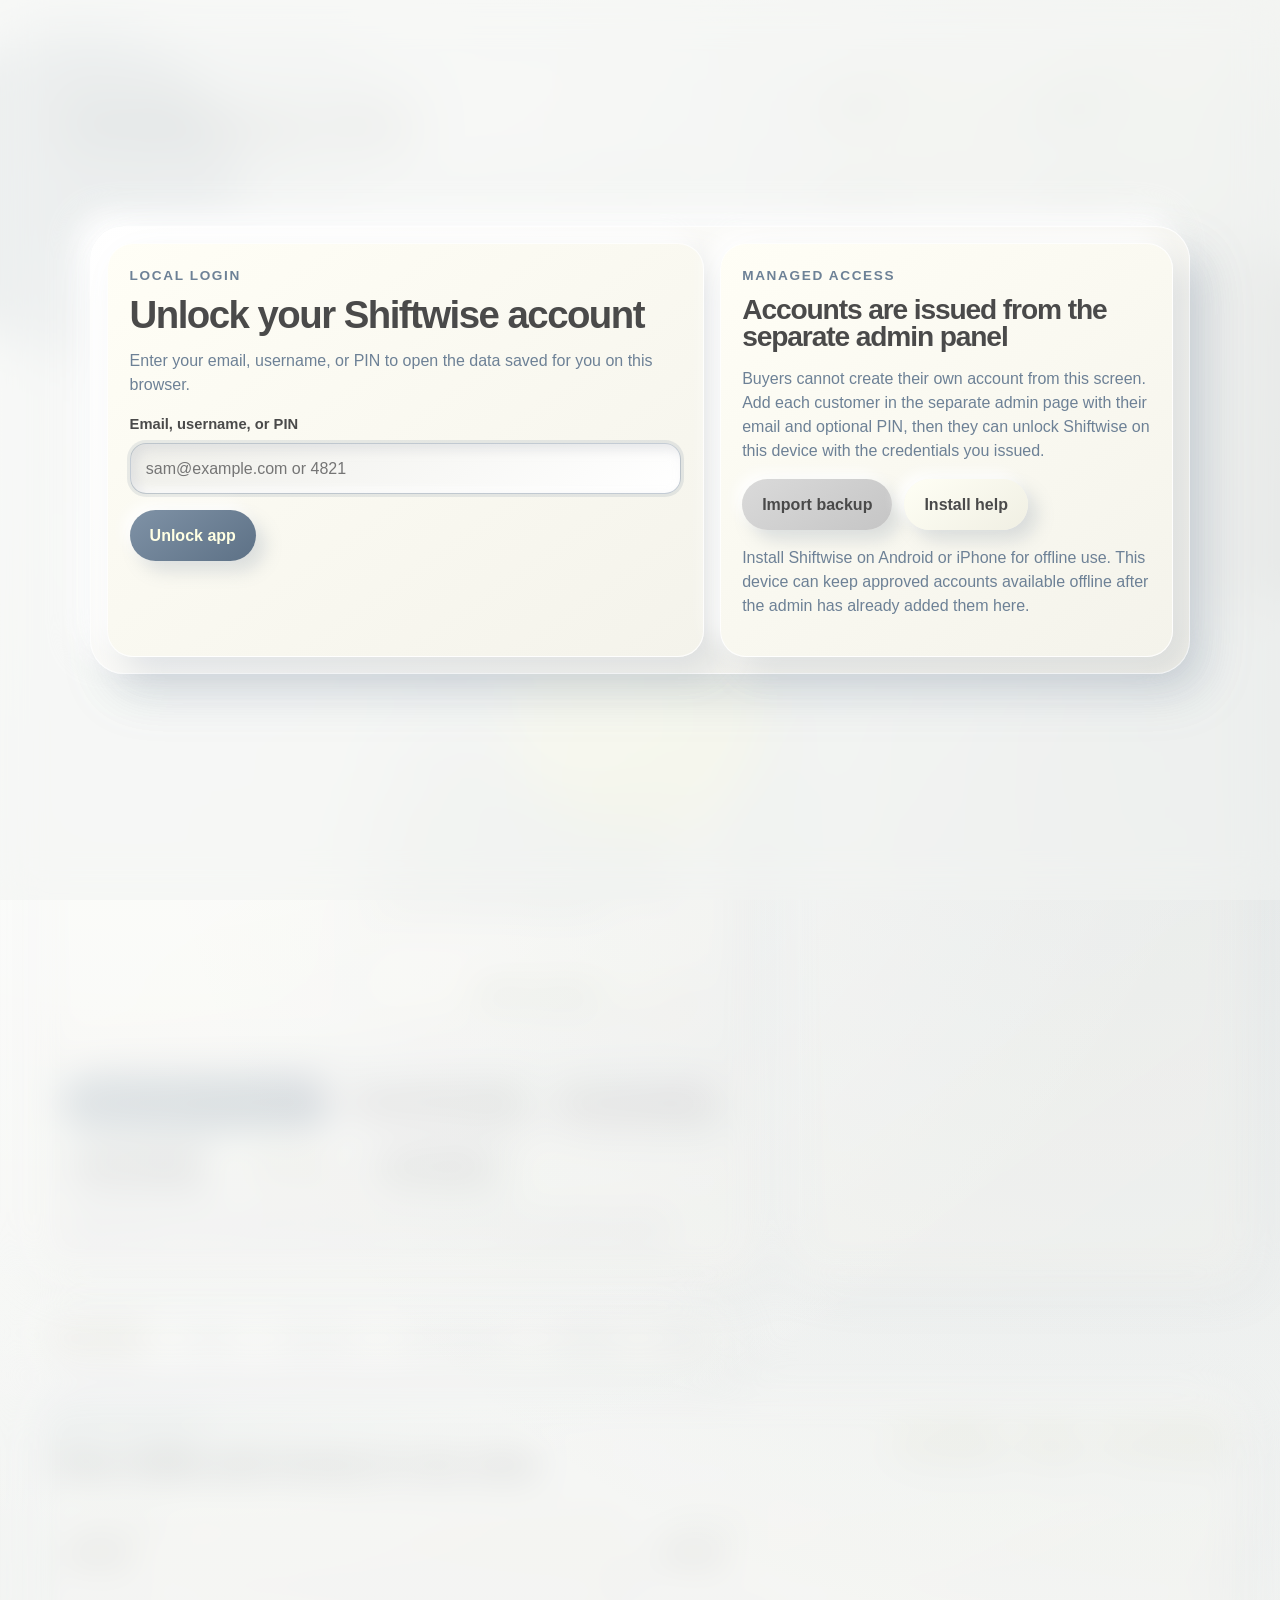
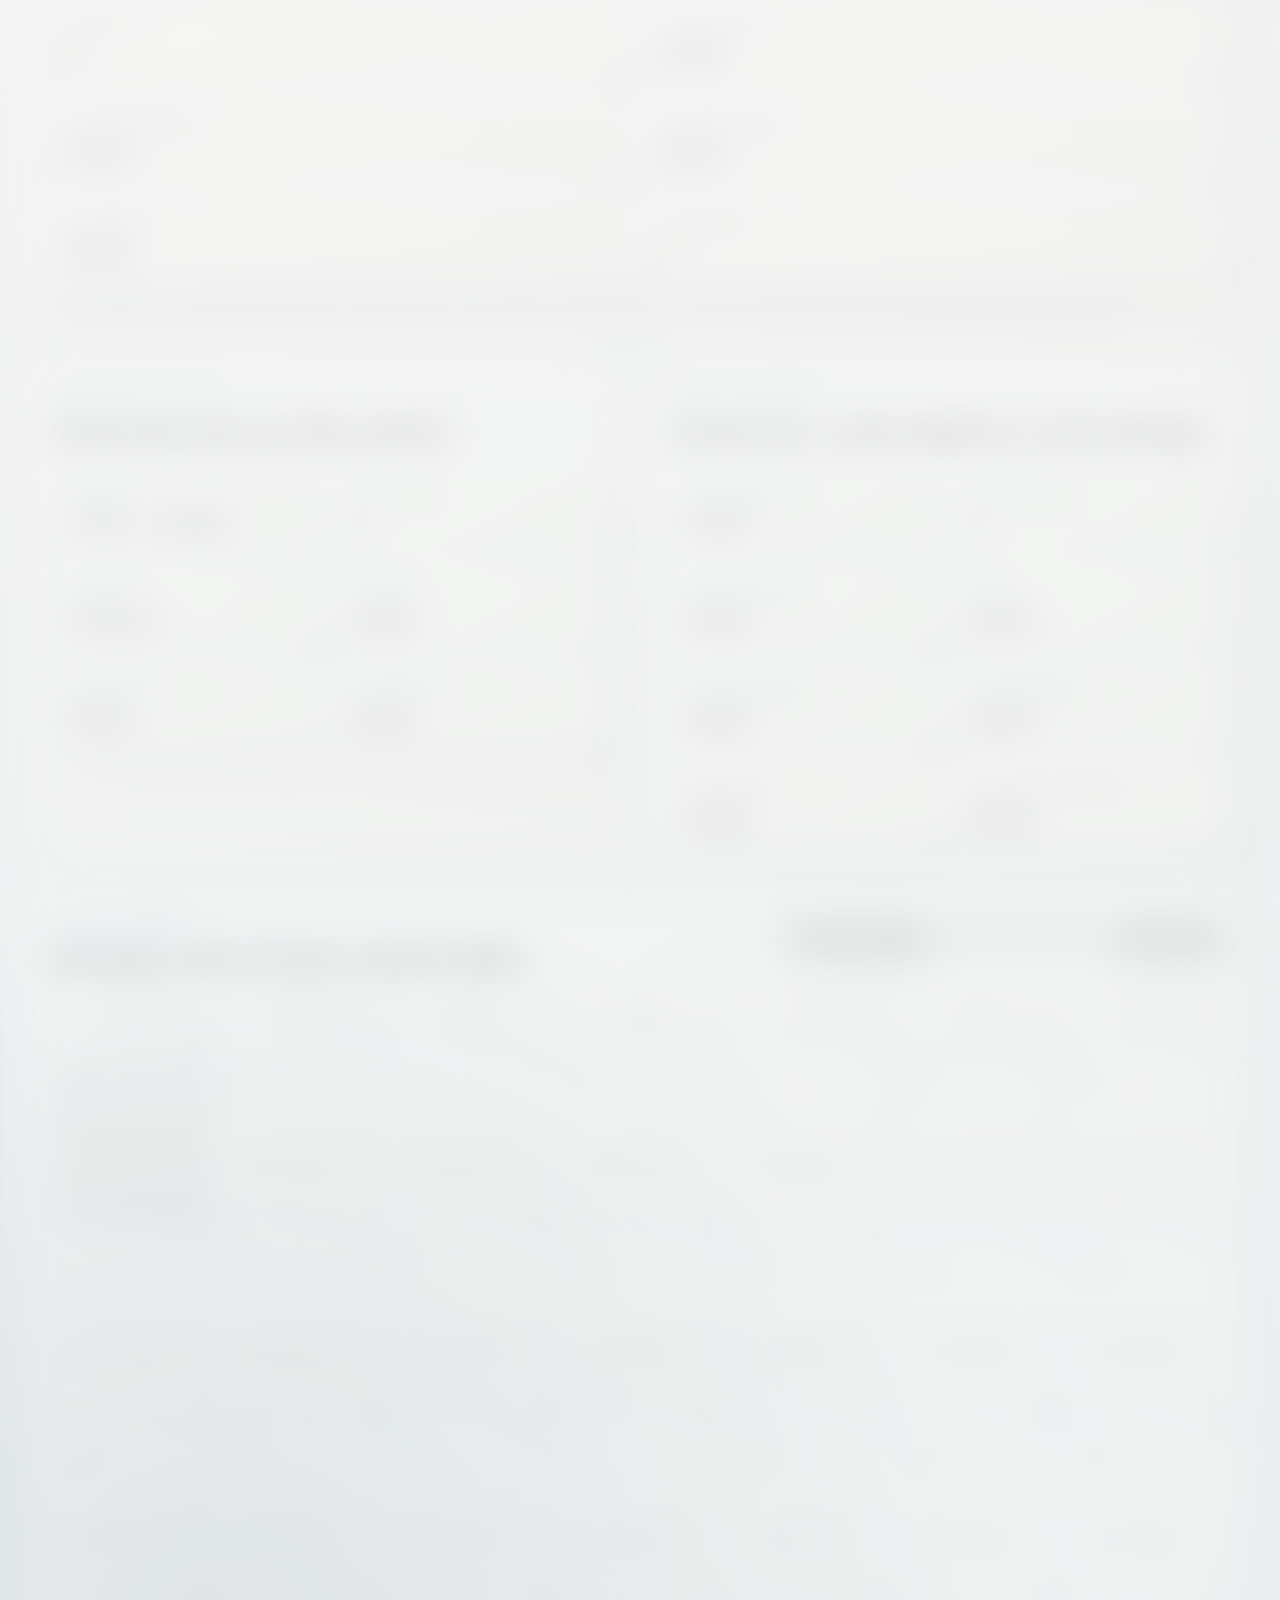
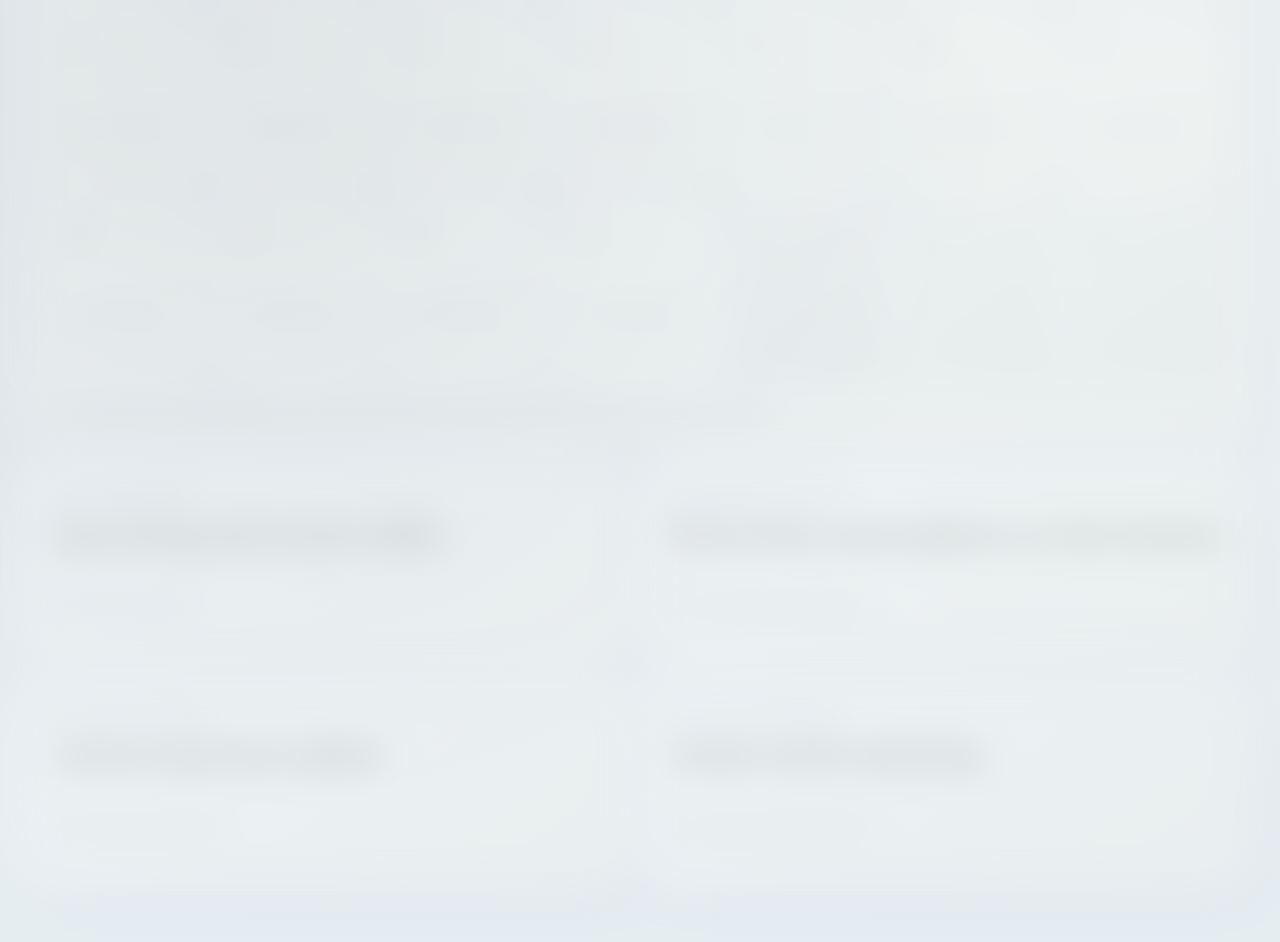
<file: index.html>
<!DOCTYPE html>
<html lang="en">
<head>
  <meta charset="UTF-8">
  <meta name="viewport" content="width=device-width, initial-scale=1.0, viewport-fit=cover">
  <meta name="description" content="Shiftwise AU is an award-guided pay, tax, and budget planner for Australian workers with shift tracking, subscriptions, savings goals, and offline-ready tools.">
  <meta name="theme-color" content="#fbfbf7">
  <meta name="apple-mobile-web-app-capable" content="yes">
  <meta name="apple-mobile-web-app-status-bar-style" content="black-translucent">
  <meta name="apple-mobile-web-app-title" content="Shiftwise AU">
  <title>Shiftwise AU</title>
  <link rel="manifest" href="manifest.webmanifest">
  <link rel="apple-touch-icon" href="assets/icon-192.png">
  <link rel="stylesheet" href="styles.css">
</head>
<body data-shiftwise-app="main">
  <div class="ambient ambient-one"></div>
  <div class="ambient ambient-two"></div>
  <div class="ambient ambient-three"></div>

  <div class="login-shell hidden" id="loginShell">
    <section class="login-card">
      <div class="login-copy-pane">
        <p class="eyebrow">Local login</p>
        <h2 class="login-title">Unlock your Shiftwise account</h2>
        <p class="field-help">
          Enter your email, username, or PIN to open the data saved for you on this browser.
        </p>
        <div class="status-banner login-status hidden" id="loginStatus"></div>

        <form class="login-form" id="loginForm">
          <label class="field field-span">
            <span>Email, username, or PIN</span>
            <input autocomplete="username" name="credential" placeholder="sam@example.com or 4821" type="text">
          </label>

          <div class="compact-form-actions field-span">
            <button class="button primary-button" type="submit">Unlock app</button>
          </div>
        </form>
      </div>

      <div class="login-side">
        <p class="section-kicker">Managed access</p>
        <h3 class="login-side-title">Accounts are issued from the separate admin panel</h3>

        <p class="field-help">
          Buyers cannot create their own account from this screen. Add each customer in the separate
          admin page with their email and optional PIN, then they can unlock Shiftwise on this device
          with the credentials you issued.
        </p>

        <div class="compact-form-actions login-side-actions">
          <button class="button ghost-button" id="loginImportDataButton" type="button">Import backup</button>
          <button class="button secondary-button" id="loginInstallAppButton" type="button">Install app</button>
        </div>

        <p class="field-help">
          Install Shiftwise on Android or iPhone for offline use. This device can keep approved accounts
          available offline after the admin has already added them here.
        </p>
      </div>
    </section>
  </div>

  <header class="hero">
    <div class="hero-copy">
      <p class="eyebrow">Award-guided pay and budget planner</p>
      <h1>Shiftwise AU</h1>
      <p class="hero-text">
        Record the exact hourly rates from Fair Work before you enter shifts, then track gross pay,
        estimated tax, expenses, subscriptions, savings, and debts in one local-first dashboard.
      </p>

      <section class="profile-panel account-panel">
        <div class="profile-copy">
          <p class="section-kicker">Account</p>
          <h2 class="profile-title">Signed in on this browser</h2>
          <p class="field-help">
            Each approved account keeps its own award setup, holidays, shifts, expenses, subscriptions,
            savings goals, and debts. Access is managed from the separate admin panel.
          </p>
        </div>

        <div class="profile-controls account-controls">
          <div class="account-summary" id="activeAccountSummary"></div>

          <div class="profile-delete-row account-actions">
            <button class="button secondary-button" id="lockAppButton" type="button">Switch account</button>
          </div>
        </div>
      </section>

      <div class="hero-actions">
        <a class="button primary-button" href="https://calculate.fairwork.gov.au/FindYourAward" rel="noreferrer" target="_blank">Open Fair Work Award Finder</a>
        <a class="button ghost-button" href="https://www.ato.gov.au/tax-rates-and-codes/tax-rates-australian-residents" rel="noreferrer" target="_blank">Check ATO tax rates</a>
        <button class="button ghost-button" id="exportDataButton" type="button">Download backup</button>
        <button class="button ghost-button" id="importDataButton" type="button">Import backup</button>
        <button class="button secondary-button" id="installAppButton" type="button">Install app</button>
        <button aria-pressed="false" class="button ghost-button theme-toggle-button" id="themeToggleButton" type="button">Dark mode</button>
      </div>
      <p class="hero-helper">
        Publish this over HTTPS and users can install it like an app on Android and iPhone, keep it available offline,
        and move their local data between devices with backup import and export.
      </p>
    </div>

    <div class="hero-metrics" id="heroMetrics"></div>
  </header>

  <main class="shell">
    <input accept=".json,application/json" class="hidden" id="importDataInput" type="file">
    <div class="status-banner hidden" id="appStatus"></div>

    <nav aria-label="Finance sections" class="tab-bar">
      <button class="tab-button is-active" data-short-label="Home" data-tab="dashboard" type="button">Dashboard</button>
      <button class="tab-button" data-short-label="Pay" data-tab="salary" type="button">Salary</button>
      <button class="tab-button" data-short-label="Spend" data-tab="expenses" type="button">Expenses</button>
      <button class="tab-button" data-short-label="Bills" data-tab="subscriptions" type="button">Subscriptions</button>
      <button class="tab-button" data-short-label="Save" data-tab="savings" type="button">Savings</button>
      <button class="tab-button" data-short-label="Debt" data-tab="debts" type="button">Debts</button>
    </nav>

    <section class="panel is-active" data-panel="dashboard">
      <div class="panel-grid">
        <article class="card intro-card">
          <div class="section-heading">
            <div>
              <p class="section-kicker">Home dashboard</p>
              <h2>Your shifts and money in one view</h2>
            </div>
            <div class="badge-row" id="dashboardBadges"></div>
          </div>
          <div class="summary-grid" id="dashboardSummary"></div>
          <p class="card-note">
            Start here for your monthly shift calendar, expected pay, recurring bills, savings progress,
            and recent spending without opening each section one by one.
          </p>
        </article>
      </div>

      <div class="panel-grid two-up">
        <article class="card">
          <div class="section-heading">
            <div>
              <p class="section-kicker">Current pay cycle</p>
              <h2>Expected pay for this period</h2>
            </div>
          </div>
          <div class="summary-grid" id="dashboardPaySummary"></div>
        </article>

        <article class="card">
          <div class="section-heading">
            <div>
              <p class="section-kicker">Money snapshot</p>
              <h2>Expenses, subscriptions, and savings</h2>
            </div>
          </div>
          <div class="summary-grid" id="dashboardFinanceSummary"></div>
        </article>
      </div>

      <div class="panel-grid">
        <article class="card">
          <div class="section-heading">
            <div>
              <p class="section-kicker">Shift calendar</p>
              <h2>Monthly view of your saved shifts</h2>
            </div>
            <div class="calendar-nav">
              <button class="button ghost-button" data-action="calendar-prev" type="button">Previous month</button>
              <strong class="calendar-month-label" id="dashboardCalendarMonthLabel"></strong>
              <button class="button ghost-button" data-action="calendar-next" type="button">Next month</button>
            </div>
          </div>

          <div class="calendar-shell">
            <div class="calendar-grid" id="dashboardCalendarGrid"></div>
          </div>
          <p class="card-note">
            The dashboard calendar reflects every shift you saved, including overnight spillover onto the next date.
          </p>
        </article>
      </div>

      <div class="panel-grid two-up">
        <article class="card">
          <div class="section-heading">
            <div>
              <p class="section-kicker">Shift snapshot</p>
              <h2>Upcoming and recent shifts</h2>
            </div>
          </div>
          <div class="snapshot-list" id="dashboardShiftPreview"></div>
        </article>

        <article class="card">
          <div class="section-heading">
            <div>
              <p class="section-kicker">Upcoming charges</p>
              <h2>Recurring subscriptions on the horizon</h2>
            </div>
          </div>
          <div class="snapshot-list" id="dashboardSubscriptionPreview"></div>
        </article>
      </div>

      <div class="panel-grid two-up">
        <article class="card">
          <div class="section-heading">
            <div>
              <p class="section-kicker">Recent spending</p>
              <h2>Latest expenses added</h2>
            </div>
          </div>
          <div class="snapshot-list" id="dashboardExpensePreview"></div>
        </article>

        <article class="card">
          <div class="section-heading">
            <div>
              <p class="section-kicker">Savings progress</p>
              <h2>Goals worth watching</h2>
            </div>
          </div>
          <div class="snapshot-list" id="dashboardGoalPreview"></div>
        </article>
      </div>
    </section>

    <section class="panel" data-panel="salary">
      <div class="subtab-bar" aria-label="Salary workspace">
        <button class="subtab-button is-active" data-salary-view="overview" type="button">Shift overview</button>
        <button class="subtab-button" data-salary-view="setup" type="button">Salary setup</button>
        <button class="subtab-button" data-salary-view="holidays" type="button">Public holidays</button>
        <button class="subtab-button" data-salary-view="guide" type="button">Instructions</button>
      </div>

      <section class="salary-view" data-salary-panel="guide">
        <div class="panel-grid">
          <article class="card intro-card">
            <div class="section-heading">
              <div>
                <p class="section-kicker">Fair Work first</p>
                <h2>Set the award before you add shifts</h2>
              </div>
            </div>
            <ol class="guide-list">
              <li>Open the official Fair Work Award Finder and confirm the award, classification, employment type, and rate date.</li>
              <li>Copy the final hourly rates into the day, evening, overnight, weekend, and public-holiday fields in Salary Setup.</li>
              <li>Add your public holiday dates, then enter each shift with the date, time on, time off, and unpaid break minutes.</li>
            </ol>
            <p class="card-note">
              Overnight shifts are split around midnight automatically. Holiday dates and timed holiday windows are
              applied minute by minute so the public-holiday rate flows through the right hours of the shift.
            </p>
            <div class="hero-actions guide-actions">
              <a class="button primary-button" href="https://calculate.fairwork.gov.au/FindYourAward" rel="noreferrer" target="_blank">Open Fair Work Award Finder</a>
              <a class="button ghost-button" href="https://www.ato.gov.au/tax-rates-and-codes/tax-rates-australian-residents" rel="noreferrer" target="_blank">Check ATO tax rates</a>
            </div>
          </article>
        </div>
      </section>

      <section class="salary-view is-active" data-salary-panel="overview">
        <div class="panel-grid">
          <article class="card">
            <div class="section-heading">
              <div>
                <p class="section-kicker">Latest pay run</p>
                <h2>Estimated gross, tax, and net</h2>
              </div>
            </div>
            <div class="summary-grid" id="salaryPreview"></div>
            <p class="card-note">
              Tax is estimated from current ATO headline income tax rates and your saved pay frequency.
              Exact PAYG withholding can differ because of offsets, deductions, study loans, Medicare reductions,
              and payroll rounding.
            </p>
          </article>
        </div>
      </section>

      <section class="salary-view" data-salary-panel="setup">
        <div class="panel-grid">
        <article class="card">
          <div class="section-heading">
            <div>
              <p class="section-kicker">Salary setup</p>
              <h2>Award and tax profile</h2>
            </div>
          </div>

          <form class="form-grid" id="settingsForm">
            <label class="field">
              <span>Job label</span>
              <input name="jobLabel" placeholder="Cafe roster" required type="text">
            </label>

            <label class="field">
              <span>Award name</span>
              <input name="awardName" placeholder="Hospitality Industry (General) Award 2020" required type="text">
            </label>

            <label class="field">
              <span>Award code</span>
              <input name="awardCode" placeholder="MA000009" type="text">
            </label>

            <label class="field">
              <span>Classification</span>
              <input name="classification" placeholder="Food and beverage attendant grade 2" required type="text">
            </label>

            <label class="field">
              <span>Employment type</span>
              <select name="employmentType">
                <option value="casual">Casual</option>
                <option value="part-time">Part-time</option>
                <option value="full-time">Full-time</option>
              </select>
            </label>

            <label class="field">
              <span>Work state or territory</span>
              <select name="workState">
                <option value="NSW">New South Wales</option>
                <option value="ACT">Australian Capital Territory</option>
                <option value="NT">Northern Territory</option>
                <option value="QLD">Queensland</option>
                <option value="SA">South Australia</option>
                <option value="TAS">Tasmania</option>
                <option value="VIC">Victoria</option>
                <option value="WA">Western Australia</option>
              </select>
            </label>

            <label class="field">
              <span>Rates current from</span>
              <input name="rateDate" required type="date">
            </label>

            <label class="field">
              <span>Pay frequency</span>
              <select name="payFrequency">
                <option value="weekly">Weekly</option>
                <option selected value="fortnightly">Fortnightly</option>
                <option value="monthly">Monthly</option>
              </select>
            </label>

            <label class="field">
              <span>Pay cycle anchor</span>
              <input name="cycleAnchor" required type="date">
            </label>

            <label class="field">
              <span>Tax residency</span>
              <select name="taxResidency">
                <option value="resident">Australian resident</option>
                <option value="foreignResident">Foreign resident</option>
                <option value="workingHolidayMaker">Working holiday maker</option>
              </select>
            </label>

            <label class="field checkbox-field">
              <input checked name="includeMedicare" type="checkbox">
              <span>Add 2% Medicare levy to resident tax estimates</span>
            </label>

            <label class="field checkbox-field">
              <input checked name="hasTFN" type="checkbox">
              <span>TFN quoted for this job</span>
            </label>

            <label class="field">
              <span>Evening starts</span>
              <input name="eveningStart" required type="time">
            </label>

            <label class="field">
              <span>Overnight starts</span>
              <input name="overnightStart" required type="time">
            </label>

            <label class="field">
              <span>Day starts again</span>
              <input name="dayStart" required type="time">
            </label>

            <div class="field field-span">
              <span>Hourly rates copied from Fair Work</span>
              <p class="field-help">
                Enter the final hourly rates in dollars. If evening or overnight is the same as the ordinary rate,
                you can leave it blank and Shiftwise will fall back to the ordinary rate for that day type.
              </p>

              <div class="rate-matrix">
                <div class="rate-row rate-header">
                  <span>Day type</span>
                  <span>Day</span>
                  <span>Evening</span>
                  <span>Overnight</span>
                </div>

                <div class="rate-row">
                  <span>Weekday</span>
                  <input min="0" name="weekdayDay" step="0.01" type="number">
                  <input min="0" name="weekdayEvening" step="0.01" type="number">
                  <input min="0" name="weekdayOvernight" step="0.01" type="number">
                </div>

                <div class="rate-row">
                  <span>Saturday</span>
                  <input min="0" name="saturdayDay" step="0.01" type="number">
                  <input min="0" name="saturdayEvening" step="0.01" type="number">
                  <input min="0" name="saturdayOvernight" step="0.01" type="number">
                </div>

                <div class="rate-row">
                  <span>Sunday</span>
                  <input min="0" name="sundayDay" step="0.01" type="number">
                  <input min="0" name="sundayEvening" step="0.01" type="number">
                  <input min="0" name="sundayOvernight" step="0.01" type="number">
                </div>

                <div class="rate-row">
                  <span>Public holiday</span>
                  <input min="0" name="publicHolidayDay" step="0.01" type="number">
                  <input min="0" name="publicHolidayEvening" step="0.01" type="number">
                  <input min="0" name="publicHolidayOvernight" step="0.01" type="number">
                </div>
              </div>
            </div>

            <label class="field field-span">
              <span>Notes from Fair Work</span>
              <textarea name="awardNotes" placeholder="Paste the award summary, allowance reminders, or special public-holiday notes here."></textarea>
            </label>

            <div class="form-actions field-span">
              <button class="button primary-button" type="submit">Save salary setup</button>
            </div>
          </form>
        </article>
        </div>
      </section>

      <section class="salary-view" data-salary-panel="holidays">
        <div class="panel-grid">
        <article class="card">
          <div class="section-heading">
            <div>
              <p class="section-kicker">Holiday calendar</p>
              <h2>Public holiday dates</h2>
            </div>
          </div>

          <div class="preset-box">
            <p class="field-help">
              Load the official state or territory-wide public holidays for your saved work location.
              Built-in presets cover 2026 and 2027, including part-day public holidays where Fair Work lists them.
            </p>
            <div class="compact-form-actions">
              <button class="button secondary-button" data-action="load-official-holidays" type="button">Load official holidays for saved state</button>
            </div>
          </div>

          <form class="compact-form" id="holidayForm">
            <label class="field">
              <span>Date</span>
              <input name="date" required type="date">
            </label>

            <label class="field">
              <span>Label</span>
              <input name="label" placeholder="ANZAC Day" type="text">
            </label>

            <label class="field">
              <span>Starts at</span>
              <input name="startTime" type="time">
            </label>

            <label class="field">
              <span>Ends at</span>
              <input name="endTime" type="time">
            </label>

            <div class="compact-form-actions field-span">
              <button class="button secondary-button" type="submit">Add holiday</button>
            </div>
          </form>

          <div class="chip-list" id="holidayList"></div>

          <div class="section-subheading">Rate preview</div>
          <div class="rate-preview" id="ratePreview"></div>
          <p class="card-note">
            If a shift crosses midnight, the app checks each date and time window against this list so only the holiday
            portion uses the public-holiday rates. Regional or city-only holidays that are not part of the built-in presets can still be added manually here.
          </p>
        </article>
      </div>
      </section>

      <section class="salary-view is-active" data-salary-panel="overview">
      <div class="panel-grid two-up">
        <article class="card">
          <div class="section-heading">
            <div>
              <p class="section-kicker">Shift entry</p>
              <h2>Add time on, time off, and break minutes</h2>
            </div>
          </div>

          <form class="compact-form" id="shiftForm">
            <label class="field">
              <span>Date</span>
              <input name="date" required type="date">
            </label>

            <label class="field">
              <span>Time on</span>
              <input name="startTime" required type="time">
            </label>

            <label class="field">
              <span>Time off</span>
              <input name="endTime" required type="time">
            </label>

            <label class="field">
              <span>Break minutes</span>
              <input min="0" name="breakMinutes" required step="1" type="number">
            </label>

            <label class="field field-span">
              <span>Shift note</span>
              <input name="notes" placeholder="Optional: closing shift, opening prep, public holiday event" type="text">
            </label>

            <div class="compact-form-actions field-span">
              <button class="button primary-button" type="submit">Save shift</button>
            </div>
          </form>

          <p class="card-note">
            If the finish time is earlier than the start time, Shiftwise treats it as an overnight shift into the next day.
            Unpaid break minutes are spread proportionally across the shift because the exact break timing is usually not on the payslip.
          </p>
        </article>

        <article class="card">
          <div class="section-heading">
            <div>
              <p class="section-kicker">Pay periods</p>
              <h2>Grouped by your saved pay cycle</h2>
            </div>
          </div>
          <div class="pay-period-list" id="payPeriodList"></div>
        </article>
      </div>

      <article class="card">
        <div class="section-heading">
          <div>
            <p class="section-kicker">Shift calendar</p>
            <h2>Monthly view of your saved shifts</h2>
          </div>
          <div class="calendar-nav">
            <button class="button ghost-button" data-action="calendar-prev" type="button">Previous month</button>
            <strong class="calendar-month-label" id="calendarMonthLabel"></strong>
            <button class="button ghost-button" data-action="calendar-next" type="button">Next month</button>
          </div>
        </div>

        <div class="calendar-shell">
          <div class="calendar-grid" id="calendarGrid"></div>
        </div>
        <p class="card-note">
          The calendar reflects the shifts you added and shows overnight shifts on each date they touch.
        </p>
      </article>

      <article class="card">
        <div class="section-heading">
          <div>
            <p class="section-kicker">Shift ledger</p>
            <h2>Every saved shift and its rate breakdown</h2>
          </div>
        </div>
        <div class="entry-list" id="shiftList"></div>
      </article>
      </section>
    </section>

    <section class="panel" data-panel="expenses">
      <div class="panel-grid two-up">
        <article class="card">
          <div class="section-heading">
            <div>
              <p class="section-kicker">Expense tracker</p>
              <h2>Log spending by date and category</h2>
            </div>
          </div>

          <form class="compact-form" id="expenseForm">
            <label class="field">
              <span>Date</span>
              <input name="date" required type="date">
            </label>

            <label class="field">
              <span>Category</span>
              <input name="category" placeholder="Groceries" required type="text">
            </label>

            <label class="field">
              <span>Amount</span>
              <input min="0" name="amount" required step="0.01" type="number">
            </label>

            <label class="field">
              <span>Merchant</span>
              <input name="merchant" placeholder="Woolworths" type="text">
            </label>

            <label class="field field-span">
              <span>Note</span>
              <input name="note" placeholder="Optional note" type="text">
            </label>

            <div class="compact-form-actions field-span">
              <button class="button primary-button" type="submit">Add expense</button>
            </div>
          </form>
        </article>

        <article class="card">
          <div class="section-heading">
            <div>
              <p class="section-kicker">Spend snapshot</p>
              <h2>This month and the last 30 days</h2>
            </div>
          </div>
          <div class="summary-grid" id="expenseSummary"></div>
        </article>
      </div>

      <article class="card">
        <div class="section-heading">
          <div>
            <p class="section-kicker">Expense list</p>
            <h2>Recent spending</h2>
          </div>
        </div>
        <div class="entry-list" id="expenseList"></div>
      </article>
    </section>

    <section class="panel" data-panel="subscriptions">
      <div class="panel-grid two-up">
        <article class="card">
          <div class="section-heading">
            <div>
              <p class="section-kicker">Subscription tracker</p>
              <h2>Keep recurring charges visible</h2>
            </div>
          </div>

          <form class="compact-form" id="subscriptionForm">
            <label class="field">
              <span>Name</span>
              <input name="name" placeholder="Spotify" required type="text">
            </label>

            <label class="field">
              <span>Amount</span>
              <input min="0" name="amount" required step="0.01" type="number">
            </label>

            <label class="field">
              <span>Frequency</span>
              <select name="frequency">
                <option value="weekly">Weekly</option>
                <option value="fortnightly">Fortnightly</option>
                <option selected value="monthly">Monthly</option>
                <option value="quarterly">Quarterly</option>
                <option value="yearly">Yearly</option>
              </select>
            </label>

            <label class="field">
              <span>Next charge</span>
              <input name="nextCharge" required type="date">
            </label>

            <label class="field field-span">
              <span>Note</span>
              <input name="note" placeholder="Plan, family share, cancellation date" type="text">
            </label>

            <div class="compact-form-actions field-span">
              <button class="button primary-button" type="submit">Add subscription</button>
            </div>
          </form>
        </article>

        <article class="card">
          <div class="section-heading">
            <div>
              <p class="section-kicker">Recurring cost summary</p>
              <h2>Monthly, yearly, and next 30 days</h2>
            </div>
          </div>
          <div class="summary-grid" id="subscriptionSummary"></div>
        </article>
      </div>

      <article class="card">
        <div class="section-heading">
          <div>
            <p class="section-kicker">Subscription list</p>
            <h2>Upcoming charges</h2>
          </div>
        </div>
        <div class="entry-list" id="subscriptionList"></div>
      </article>
    </section>

    <section class="panel" data-panel="savings">
      <div class="panel-grid two-up">
        <article class="card">
          <div class="section-heading">
            <div>
              <p class="section-kicker">Savings tracker</p>
              <h2>Save toward goals with a running pace</h2>
            </div>
          </div>

          <form class="compact-form" id="savingsForm">
            <label class="field">
              <span>Goal name</span>
              <input name="name" placeholder="Emergency fund" required type="text">
            </label>

            <label class="field">
              <span>Target amount</span>
              <input min="0" name="targetAmount" required step="0.01" type="number">
            </label>

            <label class="field">
              <span>Saved so far</span>
              <input min="0" name="currentAmount" required step="0.01" type="number">
            </label>

            <label class="field">
              <span>Planned monthly contribution</span>
              <input min="0" name="monthlyContribution" required step="0.01" type="number">
            </label>

            <label class="field field-span">
              <span>Target date</span>
              <input name="targetDate" type="date">
            </label>

            <div class="compact-form-actions field-span">
              <button class="button primary-button" type="submit">Add savings goal</button>
            </div>
          </form>
        </article>

        <article class="card">
          <div class="section-heading">
            <div>
              <p class="section-kicker">Goal summary</p>
              <h2>Saved, target, and remaining</h2>
            </div>
          </div>
          <div class="summary-grid" id="savingsSummary"></div>
        </article>
      </div>

      <article class="card">
        <div class="section-heading">
          <div>
            <p class="section-kicker">Savings goals</p>
            <h2>Progress at a glance</h2>
          </div>
        </div>
        <div class="goal-list" id="goalList"></div>
      </article>
    </section>

    <section class="panel" data-panel="debts">
      <div class="panel-grid two-up">
        <article class="card">
          <div class="section-heading">
            <div>
              <p class="section-kicker">Debt tracker</p>
              <h2>Keep balances and repayments visible</h2>
            </div>
          </div>

          <form class="compact-form" id="debtForm">
            <label class="field">
              <span>Debt name</span>
              <input name="name" placeholder="Credit card" required type="text">
            </label>

            <label class="field">
              <span>Lender or provider</span>
              <input name="provider" placeholder="ANZ" type="text">
            </label>

            <label class="field">
              <span>Current balance</span>
              <input min="0" name="balance" required step="0.01" type="number">
            </label>

            <label class="field">
              <span>Planned monthly repayment</span>
              <input min="0" name="monthlyPayment" required step="0.01" type="number">
            </label>

            <label class="field">
              <span>Interest rate %</span>
              <input min="0" name="interestRate" step="0.01" type="number">
            </label>

            <label class="field">
              <span>Next due date</span>
              <input name="dueDate" type="date">
            </label>

            <label class="field field-span">
              <span>Note</span>
              <input name="note" placeholder="Minimum payment, interest-free period, consolidation plan" type="text">
            </label>

            <div class="compact-form-actions field-span">
              <button class="button primary-button" type="submit">Add debt</button>
            </div>
          </form>
        </article>

        <article class="card">
          <div class="section-heading">
            <div>
              <p class="section-kicker">Debt summary</p>
              <h2>Balance, repayments, and due dates</h2>
            </div>
          </div>
          <div class="summary-grid" id="debtSummary"></div>
        </article>
      </div>

      <article class="card">
        <div class="section-heading">
          <div>
            <p class="section-kicker">Debt list</p>
            <h2>What you are currently paying down</h2>
          </div>
        </div>
        <div class="entry-list" id="debtList"></div>
      </article>
    </section>
  </main>

  <script defer src="script.js"></script>
</body>
</html>
</file>
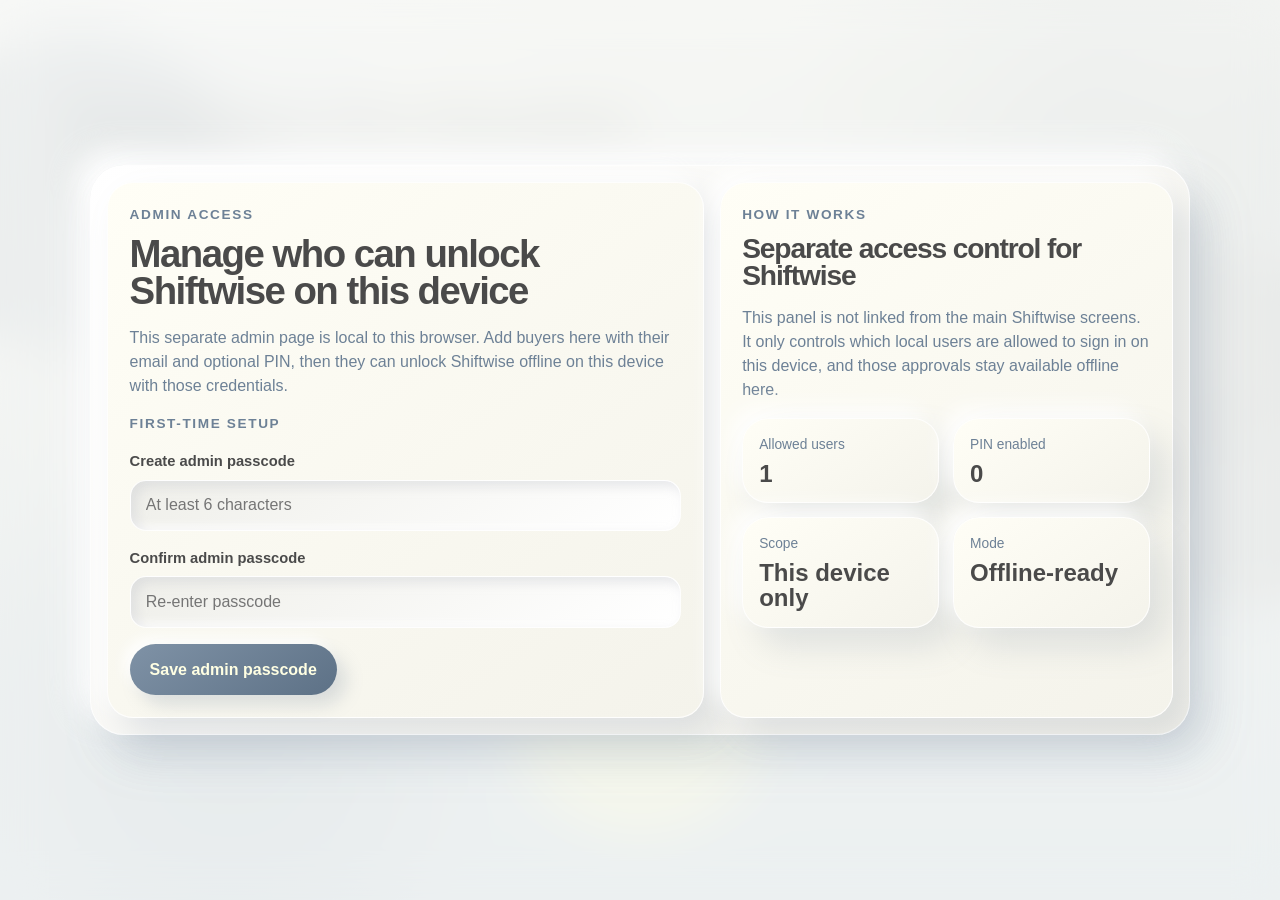
<file: admin.html>
<!DOCTYPE html>
<html lang="en">
<head>
  <meta charset="UTF-8">
  <meta name="viewport" content="width=device-width, initial-scale=1.0, viewport-fit=cover">
  <meta name="description" content="Shiftwise AU admin panel for managing which local users can access the app on this device.">
  <meta name="theme-color" content="#fbfbf7">
  <meta name="apple-mobile-web-app-capable" content="yes">
  <meta name="apple-mobile-web-app-status-bar-style" content="black-translucent">
  <meta name="apple-mobile-web-app-title" content="Shiftwise Admin">
  <title>Shiftwise AU Admin</title>
  <link rel="manifest" href="manifest.webmanifest">
  <link rel="apple-touch-icon" href="assets/icon-192.png">
  <link rel="stylesheet" href="styles.css">
</head>
<body data-shiftwise-app="admin">
  <div class="ambient ambient-one"></div>
  <div class="ambient ambient-two"></div>
  <div class="ambient ambient-three"></div>

  <div class="login-shell" id="adminLockShell">
    <section class="login-card">
      <div class="login-copy-pane">
        <p class="eyebrow">Admin access</p>
        <h1 class="login-title">Manage who can unlock Shiftwise on this device</h1>
        <p class="field-help">
          This separate admin page is local to this browser. Add buyers here with their email and optional
          PIN, then they can unlock Shiftwise offline on this device with those credentials.
        </p>
        <div class="status-banner login-status hidden" id="adminLockStatus"></div>

        <section id="adminUnlockPane">
          <p class="section-kicker">Unlock panel</p>
          <form class="login-form" id="adminUnlockForm">
            <label class="field field-span">
              <span>Admin passcode</span>
              <input autocomplete="current-password" name="passcode" placeholder="Enter admin passcode" type="password">
            </label>

            <div class="compact-form-actions field-span">
              <button class="button primary-button" type="submit">Unlock admin panel</button>
            </div>
          </form>
        </section>

        <section class="hidden" id="adminSetupPane">
          <p class="section-kicker">First-time setup</p>
          <form class="login-form" id="adminSetupForm">
            <label class="field field-span">
              <span>Create admin passcode</span>
              <input autocomplete="new-password" name="passcode" placeholder="At least 6 characters" type="password">
            </label>

            <label class="field field-span">
              <span>Confirm admin passcode</span>
              <input autocomplete="new-password" name="confirmPasscode" placeholder="Re-enter passcode" type="password">
            </label>

            <div class="compact-form-actions field-span">
              <button class="button primary-button" type="submit">Save admin passcode</button>
            </div>
          </form>
        </section>
      </div>

      <div class="login-side">
        <p class="section-kicker">How it works</p>
        <h2 class="login-side-title">Separate access control for Shiftwise</h2>
        <p class="field-help">
          This panel is not linked from the main Shiftwise screens. It only controls which local users
          are allowed to sign in on this device, and those approvals stay available offline here.
        </p>
        <div class="summary-grid admin-lock-summary" id="adminLockSummary"></div>
      </div>
    </section>
  </div>

  <header class="hero">
    <div class="hero-copy">
      <p class="eyebrow">Local admin panel</p>
      <h1>Shiftwise AU Access Control</h1>
      <p class="hero-text">
        Keep a separate local list of approved users for this device. Add each buyer's email and
        optional PIN, then let them unlock the main Shiftwise app with the credentials you issued.
      </p>
      <p class="hero-helper">
        Important: this panel controls access on this device only. Without a backend, changes made here
        do not sync automatically to other devices.
      </p>
    </div>

    <div class="hero-metrics" id="adminHeroMetrics"></div>
  </header>

  <main class="shell hidden" id="adminPanel">
    <div class="status-banner hidden" id="adminStatus"></div>

    <div class="panel-grid two-up">
      <article class="card">
        <div class="section-heading">
          <div>
            <p class="section-kicker">Allowed users</p>
            <h2>Who can sign in on this device</h2>
          </div>
        </div>
        <p class="field-help">
          Editing or deleting a user here changes their access and preserves or removes their saved local
          Shiftwise data on this device.
        </p>
        <div class="entry-list admin-user-list" id="adminUserList"></div>
      </article>

      <article class="card">
        <div class="section-heading">
          <div>
            <p class="section-kicker">User details</p>
            <h2>Add or update a user</h2>
          </div>
        </div>
        <form class="compact-form" id="adminUserForm">
          <input name="profileId" type="hidden">

          <label class="field">
            <span>Display name</span>
            <input name="displayName" placeholder="Sam Taylor" required type="text">
          </label>

          <label class="field">
            <span>Email</span>
            <input autocapitalize="off" inputmode="email" name="email" placeholder="sam@example.com" required type="email">
          </label>

          <label class="field">
            <span>Username</span>
            <input autocapitalize="off" name="username" placeholder="Optional shortcut login" type="text">
          </label>

          <label class="field">
            <span>PIN</span>
            <input inputmode="numeric" name="pin" placeholder="Optional 4-6 digits" type="password">
          </label>

          <div class="compact-form-actions field-span admin-form-actions">
            <button class="button primary-button" id="adminUserSubmitButton" type="submit">Add user</button>
            <button class="button ghost-button" id="adminUserResetButton" type="button">Clear form</button>
          </div>
        </form>
        <p class="field-help admin-inline-note" id="adminFormNote">
          Leave username blank to generate one automatically from the email or display name.
        </p>
      </article>
    </div>

    <article class="card">
      <div class="section-heading">
        <div>
          <p class="section-kicker">Panel controls</p>
          <h2>Admin tools for this device</h2>
        </div>
      </div>
      <div class="summary-grid" id="adminSummary"></div>
      <div class="hero-actions admin-toolbar">
        <button class="button secondary-button" id="adminLockButton" type="button">Lock admin panel</button>
        <button class="button ghost-button" id="adminChangePasscodeButton" type="button">Change admin passcode</button>
        <button class="button ghost-button" id="adminOpenAppButton" type="button">Open Shiftwise app</button>
      </div>
      <p class="field-help">
        This admin page stays separate from the main Shiftwise navigation. Use it to issue or revoke local
        access on this device without exposing the controls inside the user-facing app.
      </p>
    </article>
  </main>

  <script defer src="script.js"></script>
  <script defer src="admin.js"></script>
</body>
</html>
</file>
<file: styles.css>
:root {
  --bg: #eef1ef;
  --surface: linear-gradient(145deg, #ffffff 0%, #f2f1ea 100%);
  --surface-strong: linear-gradient(145deg, #fffef6 0%, #f4f3eb 100%);
  --surface-line: rgba(109, 129, 150, 0.16);
  --surface-muted: linear-gradient(145deg, #dadada 0%, #c5c5c5 100%);
  --text: #4a4a4a;
  --muted: #6d8196;
  --accent: #6d8196;
  --accent-soft: #dbe4ec;
  --accent-strong: #586d82;
  --accent-cream: #ffffe3;
  --shadow: 16px 18px 34px rgba(109, 129, 150, 0.18), -10px -10px 22px rgba(255, 255, 255, 0.92);
  --shadow-strong: 18px 22px 46px rgba(109, 129, 150, 0.22), -14px -14px 28px rgba(255, 255, 255, 0.96);
  --shadow-inset: inset 5px 5px 12px rgba(187, 191, 198, 0.34), inset -4px -4px 10px rgba(255, 255, 255, 0.9);
  --shadow-button: 9px 10px 18px rgba(109, 129, 150, 0.22), -6px -6px 14px rgba(255, 255, 255, 0.92);
  --radius-xl: 34px;
  --radius-lg: 26px;
  --radius-md: 20px;
  --radius-sm: 16px;
  --font-body: "Aptos", "Trebuchet MS", "Gill Sans", sans-serif;
  --font-display: "Aptos", "Trebuchet MS", "Gill Sans", sans-serif;
}

* {
  box-sizing: border-box;
}

html {
  scroll-behavior: smooth;
}

body {
  margin: 0;
  min-height: 100vh;
  min-height: 100dvh;
  background:
    radial-gradient(circle at 12% 10%, rgba(255, 255, 255, 0.9) 0, rgba(255, 255, 255, 0.48) 14%, transparent 30%),
    radial-gradient(circle at 88% 16%, rgba(109, 129, 150, 0.14) 0, rgba(109, 129, 150, 0.08) 12%, transparent 27%),
    radial-gradient(circle at 18% 78%, rgba(109, 129, 150, 0.14) 0, rgba(109, 129, 150, 0.08) 10%, transparent 23%),
    linear-gradient(180deg, #fbfbf7 0%, #f1f3f2 48%, #e6edf1 100%);
  color: var(--text);
  font-family: var(--font-body);
  line-height: 1.5;
  position: relative;
  -webkit-tap-highlight-color: transparent;
}

body[data-theme="dark"] {
  --bg: #171b20;
  --surface: linear-gradient(145deg, #262c33 0%, #1a1f25 100%);
  --surface-strong: linear-gradient(145deg, #2e353d 0%, #20262d 100%);
  --surface-line: rgba(255, 255, 255, 0.06);
  --surface-muted: linear-gradient(145deg, #404955 0%, #28303a 100%);
  --text: #f0f3f6;
  --muted: #b6c2ce;
  --accent: #9db1c5;
  --accent-soft: #344150;
  --accent-strong: #d8e5f1;
  --accent-cream: #ffffe3;
  --shadow: 16px 18px 34px rgba(7, 10, 14, 0.58), -10px -10px 22px rgba(57, 66, 77, 0.18);
  --shadow-strong: 20px 24px 48px rgba(4, 6, 10, 0.64), -14px -14px 28px rgba(58, 67, 79, 0.2);
  --shadow-inset: inset 8px 8px 16px rgba(11, 13, 17, 0.66), inset -5px -5px 12px rgba(61, 71, 82, 0.12);
  --shadow-button: 10px 12px 20px rgba(5, 8, 12, 0.6), -6px -6px 14px rgba(60, 70, 81, 0.16);
  background:
    radial-gradient(circle at 15% 14%, rgba(157, 177, 197, 0.16) 0, rgba(157, 177, 197, 0.08) 12%, transparent 26%),
    radial-gradient(circle at 82% 18%, rgba(255, 255, 227, 0.1) 0, rgba(255, 255, 227, 0.04) 10%, transparent 24%),
    radial-gradient(circle at 22% 82%, rgba(109, 129, 150, 0.18) 0, rgba(109, 129, 150, 0.08) 10%, transparent 22%),
    linear-gradient(180deg, #20252c 0%, #171b20 54%, #121519 100%);
  color-scheme: dark;
}

body,
.hero-copy,
.hero-metrics,
.login-card,
.login-copy-pane,
.login-side,
.card,
.tab-bar,
.subtab-bar,
.status-banner,
.profile-panel,
.profile-controls,
.login-account-item,
.account-summary,
.account-detail,
.preset-box,
.metric-card,
.summary-card,
.pay-stat,
.entry-card,
.goal-card,
.period-card,
.snapshot-item,
.calendar-day-name,
.calendar-cell,
.button,
.field input,
.field select,
.field textarea,
.checkbox-field,
.chip,
.badge,
.progress-shell,
.progress-fill {
  transition: background 220ms ease, color 220ms ease, box-shadow 220ms ease, border-color 220ms ease;
}

.hero,
.shell {
  transition: filter 220ms ease, opacity 220ms ease;
}

body[data-theme="dark"] ::placeholder {
  color: rgba(230, 236, 241, 0.42);
}

.ambient {
  border-radius: 999px;
  filter: blur(18px);
  pointer-events: none;
  position: fixed;
  z-index: -1;
}

.ambient-one {
  background: rgba(109, 129, 150, 0.14);
  height: 20rem;
  left: -5rem;
  top: 2rem;
  width: 20rem;
}

.ambient-two {
  background: rgba(203, 203, 203, 0.34);
  height: 22rem;
  right: -7rem;
  top: 16rem;
  width: 22rem;
}

.ambient-three {
  background: rgba(255, 255, 227, 0.72);
  bottom: 4rem;
  height: 16rem;
  left: 50%;
  transform: translateX(-50%);
  width: 16rem;
}

body[data-theme="dark"] .ambient-one {
  background: rgba(109, 129, 150, 0.24);
}

body[data-theme="dark"] .ambient-two {
  background: rgba(203, 203, 203, 0.12);
}

body[data-theme="dark"] .ambient-three {
  background: rgba(255, 255, 227, 0.14);
}

body.is-locked {
  overflow: hidden;
}

body.is-locked .hero,
body.is-locked .shell {
  filter: blur(18px);
  opacity: 0.24;
  pointer-events: none;
  user-select: none;
}

.login-shell {
  align-items: center;
  background: rgba(242, 244, 242, 0.52);
  backdrop-filter: blur(20px);
  display: flex;
  inset: 0;
  justify-content: center;
  overflow-y: auto;
  padding: 1.2rem;
  position: fixed;
  z-index: 40;
}

.login-card {
  background: var(--surface);
  border: 1px solid rgba(255, 255, 255, 0.9);
  border-radius: var(--radius-xl);
  box-shadow: var(--shadow-strong);
  display: grid;
  gap: 1rem;
  grid-template-columns: minmax(0, 1.25fr) minmax(320px, 0.95fr);
  max-width: 1100px;
  padding: 1rem;
  width: min(100%, 1100px);
}

.login-copy-pane,
.login-side {
  background: var(--surface-strong);
  border: 1px solid rgba(255, 255, 255, 0.88);
  border-radius: var(--radius-lg);
  box-shadow: var(--shadow);
  padding: 1.35rem;
}

.login-title,
.login-side-title {
  font-family: var(--font-display);
  font-size: clamp(1.9rem, 3vw, 2.5rem);
  letter-spacing: -0.04em;
  line-height: 0.98;
  margin: 0;
}

.login-side-title {
  font-size: clamp(1.35rem, 2.2vw, 1.9rem);
}

.login-form {
  display: grid;
  gap: 1rem;
  margin-top: 1rem;
}

.login-google-block {
  border-top: 1px solid rgba(109, 129, 150, 0.12);
  display: grid;
  gap: 0.8rem;
  margin-top: 1rem;
  padding-top: 1rem;
}

.google-auth-button {
  justify-self: start;
  min-width: min(100%, 16rem);
}

.google-setup-form {
  border-top: 1px solid rgba(109, 129, 150, 0.12);
  margin-top: 0.15rem;
  padding-top: 0.95rem;
}

.google-setup-form .button {
  min-height: 3rem;
}

.google-setup-help {
  margin: 0;
}

.google-setup-panel {
  border-top: 1px solid rgba(109, 129, 150, 0.12);
  display: grid;
  gap: 0.8rem;
  margin-top: 0.1rem;
  padding-top: 0.95rem;
}

.google-setup-panel .section-kicker {
  margin-bottom: 0;
}

.login-side-actions {
  margin-top: 0.2rem;
}

.login-status {
  margin-top: 0.9rem;
}

.admin-lock-summary {
  margin-top: 1rem;
}

.admin-user-card.is-editing {
  border-color: rgba(109, 129, 150, 0.38);
  box-shadow: var(--shadow-strong);
}

.admin-form-actions .button {
  min-height: 3.05rem;
}

.admin-inline-note {
  margin: 0.9rem 0 0;
}

.admin-toolbar {
  margin-top: 1rem;
}

.admin-toolbar .button {
  min-height: 3rem;
}

.login-account-list {
  display: grid;
  gap: 0.85rem;
  margin-top: 1.1rem;
}

.login-account-item {
  align-items: center;
  background: var(--surface);
  border: 1px solid rgba(255, 255, 255, 0.9);
  border-radius: var(--radius-md);
  box-shadow: var(--shadow);
  display: flex;
  gap: 1rem;
  justify-content: space-between;
  padding: 0.95rem 1rem;
}

.login-account-copy {
  min-width: 0;
}

.login-account-copy strong {
  display: block;
  font-family: var(--font-display);
  font-size: 1.08rem;
  line-height: 1.05;
}

.hero,
.shell {
  margin: 0 auto;
  max-width: 1260px;
  padding-inline: 1.2rem;
}

.hero {
  display: grid;
  gap: 1.5rem;
  grid-template-columns: minmax(0, 1.5fr) minmax(320px, 0.95fr);
  padding-block: 2rem 1.3rem;
}

.hero-copy,
.hero-metrics,
.card,
.tab-bar,
.status-banner {
  background: var(--surface);
  border: 1px solid rgba(255, 255, 255, 0.88);
  box-shadow: var(--shadow);
}

.hero-copy,
.hero-metrics,
.card,
.status-banner {
  border-radius: var(--radius-xl);
}

.hero-copy {
  overflow: hidden;
  padding: 2rem;
  position: relative;
}

.hero-copy::after {
  background: radial-gradient(circle at top left, rgba(109, 129, 150, 0.2), rgba(255, 255, 227, 0));
  content: "";
  inset: 0 auto auto 0;
  pointer-events: none;
  position: absolute;
  width: 45%;
  height: 100%;
}

body[data-theme="dark"] .hero-copy::after {
  background: radial-gradient(circle at top left, rgba(157, 177, 197, 0.2), rgba(255, 255, 227, 0.03));
}

.eyebrow,
.section-kicker {
  color: var(--accent);
  font-size: 0.85rem;
  font-weight: 700;
  letter-spacing: 0.12em;
  margin: 0 0 0.6rem;
  text-transform: uppercase;
}

.hero h1,
.section-heading h2 {
  font-family: var(--font-display);
  font-size: clamp(2.2rem, 5vw, 4.3rem);
  font-weight: 700;
  letter-spacing: -0.05em;
  line-height: 0.96;
  margin: 0;
}

.section-heading h2 {
  font-size: clamp(1.5rem, 2.6vw, 2.05rem);
  line-height: 1.1;
}

.hero-text,
.card-note,
.field-help {
  color: var(--muted);
}

.hero-text {
  font-size: 1.06rem;
  margin: 1rem 0 0;
  max-width: 42rem;
}

.profile-panel {
  background: linear-gradient(145deg, rgba(255, 255, 255, 0.92), rgba(245, 244, 237, 0.96));
  border: 1px solid rgba(255, 255, 255, 0.88);
  border-radius: var(--radius-lg);
  box-shadow: var(--shadow);
  display: grid;
  gap: 1rem;
  grid-template-columns: minmax(260px, 0.95fr) minmax(360px, 1.25fr);
  margin-top: 1.4rem;
  padding: 1rem;
  position: relative;
  z-index: 1;
}

.profile-title {
  font-family: var(--font-display);
  font-size: 1.35rem;
  line-height: 1.1;
  margin: 0;
}

.profile-copy .field-help {
  margin-bottom: 0;
  margin-top: 0.45rem;
  max-width: 30rem;
}

.profile-controls,
.profile-form {
  display: grid;
  gap: 0.9rem;
}

.profile-controls {
  align-content: start;
  background: var(--surface-strong);
  border: 1px solid rgba(255, 255, 255, 0.86);
  border-radius: var(--radius-md);
  box-shadow: var(--shadow-inset);
  padding: 1rem;
}

.profile-form {
  align-items: end;
  grid-template-columns: minmax(0, 1fr) minmax(180px, auto);
}

.field-grow {
  min-width: 0;
}

.profile-form .button {
  min-height: 3rem;
  white-space: nowrap;
}

.profile-delete-row {
  border-top: 1px solid rgba(109, 129, 150, 0.12);
  display: grid;
  gap: 0.75rem;
  padding-top: 0.9rem;
}

.profile-delete-row .field-help {
  margin: 0;
}

.profile-delete-row .button {
  justify-self: start;
  min-height: 3rem;
  white-space: nowrap;
}

.account-summary {
  background: var(--surface-strong);
  border: 1px solid rgba(255, 255, 255, 0.88);
  border-radius: var(--radius-md);
  box-shadow: var(--shadow-inset);
  display: grid;
  gap: 1rem;
  padding: 1rem;
}

.account-summary-head {
  align-items: center;
  display: flex;
  flex-wrap: wrap;
  gap: 0.85rem;
  justify-content: space-between;
}

.account-name {
  font-family: var(--font-display);
  font-size: 1.55rem;
  line-height: 1.02;
  margin: 0.2rem 0 0;
}

.account-summary-grid {
  display: grid;
  gap: 0.85rem;
  grid-template-columns: repeat(auto-fit, minmax(140px, 1fr));
}

.account-detail {
  background: var(--surface);
  border: 1px solid rgba(255, 255, 255, 0.88);
  border-radius: var(--radius-sm);
  box-shadow: var(--shadow);
  display: grid;
  gap: 0.3rem;
  padding: 0.9rem;
}

.account-detail span {
  color: var(--muted);
  font-size: 0.84rem;
}

.account-detail strong {
  color: var(--text);
  font-family: var(--font-display);
  font-size: 1.02rem;
  line-height: 1.14;
}

.account-summary .field-help {
  margin: 0;
  max-width: 40rem;
}

.account-actions {
  align-items: stretch;
  grid-template-columns: repeat(2, minmax(0, 1fr));
  gap: 0.85rem;
}

.account-actions .button {
  justify-self: stretch;
  min-height: 3.25rem;
  white-space: normal;
}

.account-actions > .button:only-child {
  grid-column: 1 / -1;
}

.account-sync-form {
  border-top: 1px solid rgba(109, 129, 150, 0.12);
  margin-top: 0.1rem;
  padding-top: 0.9rem;
}

.account-google-actions {
  align-items: stretch;
}

.account-google-actions .button {
  min-height: 3.1rem;
}

.account-sync-note {
  margin: 0;
}

.hero-actions,
.form-actions,
.compact-form-actions,
.badge-row,
.chip-list {
  display: flex;
  flex-wrap: wrap;
  gap: 0.75rem;
}

.hero-actions {
  margin-top: 1.5rem;
}

.hero-actions,
.calendar-shell,
.subtab-bar {
  -webkit-overflow-scrolling: touch;
}

.hero-helper {
  color: var(--muted);
  font-size: 0.95rem;
  margin: 1rem 0 0;
  max-width: 52rem;
}

.button {
  align-items: center;
  border: 0;
  border-radius: 999px;
  box-shadow: var(--shadow-button);
  cursor: pointer;
  display: inline-flex;
  font: inherit;
  font-weight: 700;
  gap: 0.5rem;
  justify-content: center;
  padding: 0.85rem 1.25rem;
  text-decoration: none;
  touch-action: manipulation;
  transition: transform 160ms ease, box-shadow 160ms ease, background 160ms ease;
}

.button,
.tab-button,
.subtab-button,
.chip-button {
  -webkit-tap-highlight-color: transparent;
}

.theme-toggle-button {
  min-width: 9rem;
}

.button:disabled {
  cursor: not-allowed;
  opacity: 0.55;
  transform: none;
}

.button:hover,
.button:focus-visible,
.tab-button:hover,
.tab-button:focus-visible,
.subtab-button:hover,
.subtab-button:focus-visible,
.chip-button:hover,
.chip-button:focus-visible {
  box-shadow: 12px 14px 24px rgba(109, 129, 150, 0.24), -8px -8px 18px rgba(255, 255, 255, 0.95);
  transform: translateY(-2px);
}

.primary-button {
  background: linear-gradient(145deg, #7f92a6, #5d7186);
  color: var(--accent-cream);
}

.secondary-button {
  background: linear-gradient(145deg, #fffff5, #f0efe3);
  color: var(--text);
}

.ghost-button {
  background: linear-gradient(145deg, #dadada, #c5c5c5);
  color: var(--text);
}

body[data-theme="dark"] .hero-copy,
body[data-theme="dark"] .hero-metrics,
body[data-theme="dark"] .login-card,
body[data-theme="dark"] .login-copy-pane,
body[data-theme="dark"] .login-side,
body[data-theme="dark"] .card,
body[data-theme="dark"] .tab-bar,
body[data-theme="dark"] .subtab-bar,
body[data-theme="dark"] .status-banner,
body[data-theme="dark"] .profile-panel,
body[data-theme="dark"] .profile-controls,
body[data-theme="dark"] .preset-box,
body[data-theme="dark"] .metric-card,
body[data-theme="dark"] .summary-card,
body[data-theme="dark"] .pay-stat,
body[data-theme="dark"] .entry-card,
body[data-theme="dark"] .goal-card,
body[data-theme="dark"] .period-card,
body[data-theme="dark"] .snapshot-item,
body[data-theme="dark"] .calendar-day-name,
body[data-theme="dark"] .calendar-cell,
body[data-theme="dark"] .login-account-item,
body[data-theme="dark"] .account-summary,
body[data-theme="dark"] .account-detail,
body[data-theme="dark"] .rate-matrix,
body[data-theme="dark"] .rate-preview-table {
  border-color: rgba(255, 255, 255, 0.05);
}

body[data-theme="dark"] .login-shell {
  background: rgba(10, 13, 17, 0.62);
}

body[data-theme="dark"] .profile-panel {
  background: linear-gradient(145deg, rgba(39, 45, 53, 0.96), rgba(23, 27, 32, 0.98));
}

body[data-theme="dark"] .profile-controls,
body[data-theme="dark"] .account-summary {
  background: linear-gradient(145deg, rgba(48, 56, 66, 0.96), rgba(29, 35, 42, 0.98));
}

body[data-theme="dark"] .account-detail {
  background: linear-gradient(145deg, #39434d, #252d35);
}

body[data-theme="dark"] .profile-title,
body[data-theme="dark"] .account-name,
body[data-theme="dark"] .account-detail strong {
  color: #f7fafc;
}

body[data-theme="dark"] .profile-copy .field-help,
body[data-theme="dark"] .account-detail span,
body[data-theme="dark"] .account-summary .field-help,
body[data-theme="dark"] .hero-helper {
  color: #cad5de;
}

body[data-theme="dark"] .primary-button {
  background: linear-gradient(145deg, #8ea2b7, #6b8095);
  color: #ffffff;
}

body[data-theme="dark"] .secondary-button,
body[data-theme="dark"] .ghost-button,
body[data-theme="dark"] .danger-button,
body[data-theme="dark"] .tab-button.is-active,
body[data-theme="dark"] .subtab-button.is-active {
  background: linear-gradient(145deg, #313942, #20262d);
  color: var(--text);
}

body[data-theme="dark"] .account-actions .secondary-button {
  background: linear-gradient(145deg, #8fa3b8, #6a8095);
  color: #ffffff;
}

body[data-theme="dark"] .account-actions .ghost-button {
  background: linear-gradient(145deg, #46515d, #2d353e);
  color: #f0f3f6;
}

body[data-theme="dark"] .login-google-block,
body[data-theme="dark"] .google-setup-form,
body[data-theme="dark"] .google-setup-panel,
body[data-theme="dark"] .account-sync-form,
body[data-theme="dark"] .profile-delete-row {
  border-top-color: rgba(255, 255, 255, 0.08);
}

body[data-theme="dark"] .admin-user-card.is-editing {
  border-color: rgba(157, 177, 197, 0.55);
}

.hero-metrics {
  align-content: start;
  display: grid;
  gap: 1rem;
  grid-template-columns: repeat(2, minmax(0, 1fr));
  padding: 1.3rem;
}

.metric-card,
.summary-card,
.pay-stat {
  background: var(--surface-strong);
  border: 1px solid rgba(255, 255, 255, 0.88);
  border-radius: var(--radius-lg);
  box-shadow: var(--shadow);
  padding: 1rem;
}

.metric-card strong,
.summary-card strong,
.pay-stat strong {
  display: block;
  font-family: var(--font-display);
  font-size: 1.5rem;
  line-height: 1.05;
  margin-top: 0.35rem;
}

.metric-card span,
.summary-card span,
.pay-stat span {
  color: var(--muted);
  display: block;
  font-size: 0.86rem;
}

.shell {
  padding-bottom: 2.4rem;
}

.status-banner {
  color: var(--accent-strong);
  margin-bottom: 1rem;
  padding: 0.95rem 1.2rem;
}

.status-banner[data-tone="error"] {
  color: #7b2b1e;
}

.hidden {
  display: none !important;
}

.tab-bar {
  border-radius: 999px;
  display: inline-flex;
  gap: 0.5rem;
  margin-bottom: 1.2rem;
  padding: 0.45rem;
  position: sticky;
  top: 0.75rem;
  z-index: 5;
}

.tab-button {
  background: transparent;
  border: 0;
  border-radius: 999px;
  color: var(--muted);
  cursor: pointer;
  font: inherit;
  font-weight: 700;
  min-height: 3.15rem;
  padding: 0.85rem 1.2rem;
}

.tab-button.is-active {
  background: linear-gradient(145deg, #fdfcf3, #ebeae1);
  box-shadow: var(--shadow-inset);
  color: var(--text);
}

.subtab-bar {
  background: var(--surface);
  border: 1px solid rgba(255, 255, 255, 0.88);
  border-radius: 999px;
  box-shadow: var(--shadow);
  display: inline-flex;
  flex-wrap: wrap;
  gap: 0.5rem;
  margin-bottom: 1rem;
  padding: 0.45rem;
}

.subtab-button {
  background: transparent;
  border: 0;
  border-radius: 999px;
  color: var(--muted);
  cursor: pointer;
  font: inherit;
  font-weight: 700;
  min-height: 3rem;
  padding: 0.8rem 1rem;
}

.subtab-button.is-active {
  background: linear-gradient(145deg, #fdfcf3, #ebeae1);
  box-shadow: var(--shadow-inset);
  color: var(--text);
}

.panel {
  display: none;
}

.panel.is-active {
  display: block;
}

.salary-view {
  display: none;
}

.salary-view.is-active {
  display: block;
}

.panel-grid {
  display: grid;
  gap: 1rem;
  grid-template-columns: repeat(12, minmax(0, 1fr));
  margin-bottom: 1rem;
}

.panel-grid > .card {
  grid-column: span 12;
}

.panel-grid.two-up > .card {
  grid-column: span 6;
}

.card {
  padding: 1.4rem;
}

.intro-card {
  background:
    radial-gradient(circle at top left, rgba(109, 129, 150, 0.16), rgba(255, 255, 227, 0) 45%),
    var(--surface);
}

.section-heading {
  align-items: start;
  display: flex;
  justify-content: space-between;
  gap: 1rem;
  margin-bottom: 1rem;
}

.section-subheading {
  color: var(--accent-strong);
  font-family: var(--font-display);
  font-size: 1.3rem;
  margin-bottom: 0.85rem;
}

.guide-list {
  margin: 0;
  padding-left: 1.15rem;
}

.guide-list li + li {
  margin-top: 0.6rem;
}

.card-note {
  margin-bottom: 0;
  margin-top: 1rem;
}

.preset-box {
  background: var(--surface-strong);
  border: 1px solid rgba(255, 255, 255, 0.88);
  border-radius: var(--radius-md);
  box-shadow: var(--shadow-inset);
  margin-bottom: 1rem;
  padding: 1rem;
}

.form-grid,
.compact-form {
  display: grid;
  gap: 1rem;
  grid-template-columns: repeat(2, minmax(0, 1fr));
}

.field {
  display: grid;
  gap: 0.45rem;
}

.field-span {
  grid-column: 1 / -1;
}

.field > span {
  font-size: 0.92rem;
  font-weight: 700;
}

.field input,
.field select,
.field textarea {
  appearance: none;
  background: linear-gradient(145deg, #efefea, #ffffff);
  border: 1px solid rgba(255, 255, 255, 0.92);
  border-radius: var(--radius-sm);
  box-shadow: var(--shadow-inset);
  color: var(--text);
  font: inherit;
  min-height: 3rem;
  padding: 0.8rem 0.95rem;
  width: 100%;
}

.field textarea {
  min-height: 8rem;
  resize: vertical;
}

.field input:focus-visible,
.field select:focus-visible,
.field textarea:focus-visible {
  border-color: rgba(109, 129, 150, 0.4);
  box-shadow: var(--shadow-inset), 0 0 0 3px rgba(109, 129, 150, 0.15);
  outline: none;
}

body[data-theme="dark"] .field input,
body[data-theme="dark"] .field select,
body[data-theme="dark"] .field textarea {
  background: linear-gradient(145deg, #1a2026, #2b333b);
  border-color: rgba(255, 255, 255, 0.05);
  color: var(--text);
}

body[data-theme="dark"] .field input:focus-visible,
body[data-theme="dark"] .field select:focus-visible,
body[data-theme="dark"] .field textarea:focus-visible {
  border-color: rgba(157, 177, 197, 0.42);
  box-shadow: var(--shadow-inset), 0 0 0 3px rgba(157, 177, 197, 0.18);
}

.checkbox-field {
  align-items: center;
  background: var(--surface-strong);
  border: 1px solid rgba(255, 255, 255, 0.9);
  border-radius: var(--radius-sm);
  box-shadow: var(--shadow-inset);
  display: flex;
  gap: 0.8rem;
  min-height: 3rem;
  padding: 0.8rem 0.95rem;
}

.checkbox-field input {
  min-height: auto;
  width: auto;
}

body[data-theme="dark"] .checkbox-field {
  background: linear-gradient(145deg, #252c33, #1d2329);
  border-color: rgba(255, 255, 255, 0.05);
}

.rate-matrix,
.rate-preview-table {
  border: 1px solid rgba(255, 255, 255, 0.88);
  border-radius: var(--radius-md);
  box-shadow: var(--shadow);
  overflow: hidden;
}

.rate-row,
.rate-preview-row {
  align-items: center;
  background: linear-gradient(145deg, #ffffff, #f1f0e8);
  display: grid;
  gap: 0.6rem;
  grid-template-columns: 1.2fr repeat(3, minmax(0, 1fr));
  padding: 0.75rem;
}

.rate-row:nth-child(even),
.rate-preview-row:nth-child(even) {
  background: linear-gradient(145deg, #f5f4ed, #ecebe3);
}

.rate-header,
.rate-preview-header {
  background: linear-gradient(145deg, #d7e1ea, #c5d2df);
  font-weight: 700;
}

body[data-theme="dark"] .rate-row,
body[data-theme="dark"] .rate-preview-row {
  background: linear-gradient(145deg, #2c333b, #20262d);
}

body[data-theme="dark"] .rate-row:nth-child(even),
body[data-theme="dark"] .rate-preview-row:nth-child(even) {
  background: linear-gradient(145deg, #252c33, #1b2026);
}

body[data-theme="dark"] .rate-header,
body[data-theme="dark"] .rate-preview-header {
  background: linear-gradient(145deg, #364554, #283340);
}

.rate-row input {
  min-height: 2.7rem;
  padding: 0.65rem 0.75rem;
}

.chip-list {
  margin-block: 1rem 1.2rem;
}

.chip-list .empty-state {
  flex-basis: 100%;
}

.chip,
.badge {
  align-items: center;
  background: linear-gradient(145deg, #eff3f7, #d6dfe7);
  border-radius: 999px;
  box-shadow: var(--shadow-button);
  color: var(--accent-strong);
  display: inline-flex;
  font-size: 0.88rem;
  gap: 0.5rem;
  padding: 0.55rem 0.8rem;
}

.chip-button {
  background: transparent;
  border: 0;
  color: inherit;
  cursor: pointer;
  font: inherit;
  font-weight: 700;
  padding: 0;
}

.badge {
  background: linear-gradient(145deg, #fffff0, #f2f0d8);
  color: var(--text);
}

body[data-theme="dark"] .chip {
  background: linear-gradient(145deg, #2d3946, #202832);
  color: var(--accent-strong);
}

body[data-theme="dark"] .badge {
  background: linear-gradient(145deg, #555030, #312d1b);
  color: #fff6c8;
}

.summary-grid {
  display: grid;
  gap: 0.85rem;
  grid-template-columns: repeat(2, minmax(0, 1fr));
}

.calendar-nav {
  align-items: center;
  display: flex;
  flex-wrap: wrap;
  gap: 0.75rem;
  justify-content: flex-end;
}

.calendar-month-label {
  font-family: var(--font-display);
  font-size: 1.2rem;
}

.calendar-shell {
  overscroll-behavior-x: contain;
  overflow-x: auto;
  scrollbar-width: thin;
}

.calendar-grid {
  display: grid;
  gap: 0.75rem;
  grid-template-columns: repeat(7, minmax(148px, 1fr));
  min-width: 1040px;
}

.calendar-day-name,
.calendar-cell {
  background: var(--surface-strong);
  border: 1px solid rgba(255, 255, 255, 0.92);
  border-radius: var(--radius-lg);
  box-shadow: var(--shadow);
}

.calendar-day-name {
  color: var(--accent-strong);
  font-size: 0.9rem;
  font-weight: 700;
  padding: 0.85rem 1rem;
  text-align: center;
}

.calendar-cell {
  display: grid;
  gap: 0.7rem;
  min-height: 11rem;
  padding: 0.95rem;
}

.calendar-cell.is-outside-month {
  background: linear-gradient(145deg, #f0f0ec, #e0e0dc);
  color: var(--muted);
}

.calendar-cell.is-today {
  border-color: rgba(109, 129, 150, 0.42);
  box-shadow: var(--shadow), inset 0 0 0 2px rgba(109, 129, 150, 0.18);
}

.calendar-cell.is-holiday {
  background:
    linear-gradient(145deg, rgba(255, 255, 227, 0.96), rgba(247, 245, 222, 0.94)),
    var(--surface-strong);
}

body[data-theme="dark"] .calendar-cell.is-outside-month {
  background: linear-gradient(145deg, #20252b, #181c21);
}

body[data-theme="dark"] .calendar-cell.is-holiday {
  background:
    linear-gradient(145deg, rgba(86, 82, 50, 0.92), rgba(45, 41, 25, 0.94)),
    var(--surface-strong);
}

.calendar-cell-head {
  align-items: start;
  display: flex;
  justify-content: space-between;
  gap: 0.5rem;
}

.calendar-date {
  font-family: var(--font-display);
  font-size: 1.25rem;
  line-height: 1;
}

.calendar-day-summary {
  color: var(--muted);
  font-size: 0.82rem;
  text-align: right;
}

.calendar-items {
  display: grid;
  gap: 0.55rem;
}

.calendar-shift {
  background: linear-gradient(145deg, #e6edf2, #d3dde7);
  border-radius: var(--radius-md);
  box-shadow: var(--shadow-inset);
  padding: 0.65rem 0.7rem;
}

.calendar-shift.is-holiday {
  background: linear-gradient(145deg, #ffffef, #f3f0d6);
}

body[data-theme="dark"] .calendar-shift {
  background: linear-gradient(145deg, #31404d, #24303a);
}

body[data-theme="dark"] .calendar-shift.is-holiday {
  background: linear-gradient(145deg, #565232, #3a351f);
}

.calendar-shift-time {
  display: block;
  font-size: 0.83rem;
  font-weight: 700;
}

.calendar-shift-meta {
  color: var(--muted);
  display: block;
  font-size: 0.78rem;
  margin-top: 0.2rem;
}

.calendar-empty {
  color: var(--muted);
  font-size: 0.84rem;
  padding-top: 0.2rem;
}

.pay-period-list,
.entry-list,
.goal-list {
  display: grid;
  gap: 0.85rem;
}

.entry-card,
.goal-card,
.period-card {
  background: var(--surface-strong);
  border: 1px solid rgba(255, 255, 255, 0.88);
  border-radius: var(--radius-lg);
  box-shadow: var(--shadow);
  padding: 1rem;
}

.entry-head,
.goal-head,
.period-head {
  align-items: start;
  display: flex;
  gap: 1rem;
  justify-content: space-between;
}

.entry-head h3,
.goal-head h3,
.period-head h3 {
  font-family: var(--font-display);
  font-size: 1.3rem;
  margin: 0;
}

.entry-head p,
.goal-head p,
.period-head p,
.segment-line,
.entry-note {
  color: var(--muted);
  margin: 0.2rem 0 0;
}

.entry-amount,
.goal-amount {
  font-family: var(--font-display);
  font-size: 1.5rem;
  line-height: 1.05;
  text-align: right;
}

.period-total {
  align-items: flex-end;
  display: grid;
  gap: 0.3rem;
}

.period-total span {
  color: var(--muted);
  font-size: 0.82rem;
  font-weight: 700;
  letter-spacing: 0.06em;
  text-transform: uppercase;
}

.period-total strong {
  color: var(--text);
  display: block;
  font-family: var(--font-display);
  font-size: clamp(1.9rem, 3vw, 2.4rem);
  line-height: 0.98;
}

.entry-meta,
.period-grid {
  display: grid;
  gap: 0.75rem;
  grid-template-columns: repeat(4, minmax(0, 1fr));
  margin-top: 0.9rem;
}

.period-grid {
  grid-template-columns: repeat(3, minmax(0, 1fr));
}

.entry-meta .pay-stat,
.period-grid .pay-stat {
  padding: 0.85rem;
}

.segment-list {
  border-top: 1px solid rgba(109, 129, 150, 0.12);
  display: grid;
  gap: 0.45rem;
  margin-top: 0.9rem;
  padding-top: 0.9rem;
}

.entry-actions,
.goal-actions {
  display: flex;
  flex-wrap: wrap;
  gap: 0.7rem;
  justify-content: flex-end;
  margin-top: 0.9rem;
}

.danger-button {
  background: linear-gradient(145deg, #dadada, #c5c5c5);
  color: var(--text);
}

.progress-shell {
  background: linear-gradient(145deg, #dfdfdb, #f7f7f2);
  border-radius: 999px;
  box-shadow: var(--shadow-inset);
  height: 0.8rem;
  overflow: hidden;
  width: 100%;
}

.progress-fill {
  background: linear-gradient(145deg, #86a0bb, #6d8196);
  border-radius: inherit;
  height: 100%;
}

body[data-theme="dark"] .progress-shell {
  background: linear-gradient(145deg, #161b20, #2a3139);
}

body[data-theme="dark"] .progress-fill {
  background: linear-gradient(145deg, #9ab0c4, #71869c);
}

.snapshot-list {
  display: grid;
  gap: 0.8rem;
}

.snapshot-item {
  align-items: start;
  background: var(--surface-strong);
  border: 1px solid rgba(255, 255, 255, 0.9);
  border-radius: var(--radius-lg);
  box-shadow: var(--shadow);
  display: flex;
  gap: 1rem;
  justify-content: space-between;
  padding: 1rem;
}

.snapshot-item strong {
  display: block;
  font-family: var(--font-display);
  font-size: 1.15rem;
  line-height: 1.05;
}

.snapshot-meta {
  color: var(--muted);
  font-size: 0.86rem;
  margin: 0.25rem 0 0;
}

.snapshot-value {
  font-family: var(--font-display);
  font-size: 1.25rem;
  line-height: 1.05;
  text-align: right;
}

.empty-state {
  color: var(--muted);
  padding: 0.6rem 0;
}

body[data-theme="dark"] .status-banner[data-tone="error"] {
  color: #ffb4a5;
}

@media (max-width: 1050px) {
  .hero {
    grid-template-columns: 1fr;
  }

  .login-card,
  .profile-panel {
    grid-template-columns: 1fr;
  }

  .profile-copy .field-help {
    max-width: none;
  }

  .panel-grid.two-up > .card {
    grid-column: span 12;
  }
}

@media (max-width: 760px) {
  body {
    min-height: 100dvh;
  }

  .hero,
  .shell {
    padding-inline: 0.9rem;
  }

  .hero {
    padding-top: calc(1rem + env(safe-area-inset-top));
  }

  .shell {
    padding-bottom: calc(10.2rem + env(safe-area-inset-bottom));
  }

  .login-shell {
    align-items: start;
    padding: calc(0.85rem + env(safe-area-inset-top)) 0.85rem calc(1rem + env(safe-area-inset-bottom));
  }

  .login-card {
    padding: 0.8rem;
  }

  .login-copy-pane,
  .login-side {
    padding: 1rem;
  }

  .hero-copy,
  .hero-metrics,
  .card {
    padding: 1.15rem;
  }

  .hero h1 {
    font-size: clamp(2.5rem, 16vw, 4rem);
  }

  .form-grid,
  .compact-form {
    grid-template-columns: 1fr;
  }

  .hero-metrics,
  .summary-grid,
  .entry-meta,
  .period-grid {
    grid-template-columns: repeat(2, minmax(0, 1fr));
  }

  .metric-card,
  .summary-card,
  .pay-stat {
    padding: 0.9rem;
  }

  .metric-card strong,
  .summary-card strong,
  .pay-stat strong {
    font-size: 1.2rem;
  }

  .metric-card span,
  .summary-card span,
  .pay-stat span {
    font-size: 0.78rem;
  }

  .profile-form {
    grid-template-columns: 1fr;
  }

  .login-account-item,
  .account-summary-head {
    align-items: flex-start;
    flex-direction: column;
  }

  .account-summary-grid,
  .account-actions {
    grid-template-columns: 1fr;
  }

  .period-total {
    align-items: flex-start;
  }

  .section-heading {
    align-items: stretch;
    flex-direction: column;
    gap: 0.85rem;
  }

  .section-heading h2 {
    font-size: clamp(1.35rem, 7vw, 1.8rem);
  }

  .hero-actions {
    flex-wrap: nowrap;
    margin-inline: -0.15rem;
    overflow-x: auto;
    padding: 0 0.15rem 0.35rem;
    scroll-snap-type: x proximity;
  }

  .hero-actions .button {
    flex: 0 0 auto;
    min-height: 3.15rem;
    min-width: 10.5rem;
    scroll-snap-align: start;
    width: auto;
  }

  .login-account-item .button,
  .account-actions .button {
    width: 100%;
  }

  .profile-form .button,
  .profile-delete-row .button {
    justify-self: stretch;
    white-space: normal;
  }

  .rate-row,
  .rate-preview-row {
    grid-template-columns: 1fr;
  }

  .tab-bar,
  .subtab-bar {
    width: 100%;
  }

  .tab-bar {
    backdrop-filter: blur(18px);
    bottom: calc(0.8rem + env(safe-area-inset-bottom));
    display: grid;
    gap: 0.45rem;
    grid-template-columns: repeat(3, minmax(0, 1fr));
    left: 0.9rem;
    margin-bottom: 0;
    position: fixed;
    padding: 0.55rem;
    right: 0.9rem;
    top: auto;
    z-index: 12;
  }

  .tab-button {
    font-size: 0;
    min-height: 3rem;
    padding: 0.7rem 0.35rem;
  }

  .tab-button::after {
    content: attr(data-short-label);
    display: block;
    font-size: 0.79rem;
    font-weight: 700;
    line-height: 1.15;
  }

  .subtab-bar {
    display: flex;
    flex-wrap: nowrap;
    overflow-x: auto;
    padding-bottom: 0.55rem;
    scrollbar-width: none;
  }

  .subtab-bar::-webkit-scrollbar {
    display: none;
  }

  .calendar-nav {
    display: grid;
    gap: 0.65rem;
    grid-template-columns: repeat(2, minmax(0, 1fr));
    justify-content: stretch;
  }

  .calendar-month-label {
    grid-column: 1 / -1;
    text-align: center;
  }

  .calendar-nav .button {
    min-height: 3rem;
    width: 100%;
  }

  .calendar-shell {
    margin-inline: -0.15rem;
    padding: 0 0.15rem 0.35rem;
  }

  .calendar-grid {
    gap: 0.55rem;
    grid-template-columns: repeat(7, minmax(118px, 1fr));
    min-width: 860px;
  }

  .calendar-day-name {
    font-size: 0.78rem;
    padding: 0.7rem 0.5rem;
  }

  .calendar-cell {
    gap: 0.55rem;
    min-height: 8.2rem;
    padding: 0.75rem;
  }

  .calendar-date {
    font-size: 1rem;
  }

  .calendar-day-summary,
  .calendar-empty,
  .calendar-shift-time,
  .calendar-shift-meta {
    font-size: 0.74rem;
  }

  .calendar-shift {
    padding: 0.55rem 0.6rem;
  }

  .entry-head,
  .goal-head,
  .period-head,
  .snapshot-item {
    flex-direction: column;
  }

  .entry-amount,
  .goal-amount,
  .snapshot-value {
    text-align: left;
  }

  .entry-actions,
  .goal-actions {
    justify-content: stretch;
  }

  .entry-actions .button,
  .goal-actions .button {
    width: 100%;
  }
}

@media (max-width: 420px) {
  .hero,
  .shell {
    padding-inline: 0.75rem;
  }

  .hero-copy,
  .hero-metrics,
  .card,
  .login-copy-pane,
  .login-side {
    padding: 1rem;
  }

  .hero-actions .button,
  .admin-toolbar .button {
    min-width: 9.4rem;
  }

  .hero-text,
  .field-help,
  .card-note {
    font-size: 0.94rem;
  }

  .hero-metrics,
  .summary-grid,
  .entry-meta,
  .period-grid {
    grid-template-columns: 1fr;
  }

  .tab-bar {
    left: 0.75rem;
    right: 0.75rem;
  }

  .tab-button::after {
    font-size: 0.74rem;
  }

  .snapshot-item {
    padding: 0.9rem;
  }

  .field input,
  .field select,
  .field textarea,
  .checkbox-field {
    font-size: 16px;
  }
}
</file>
